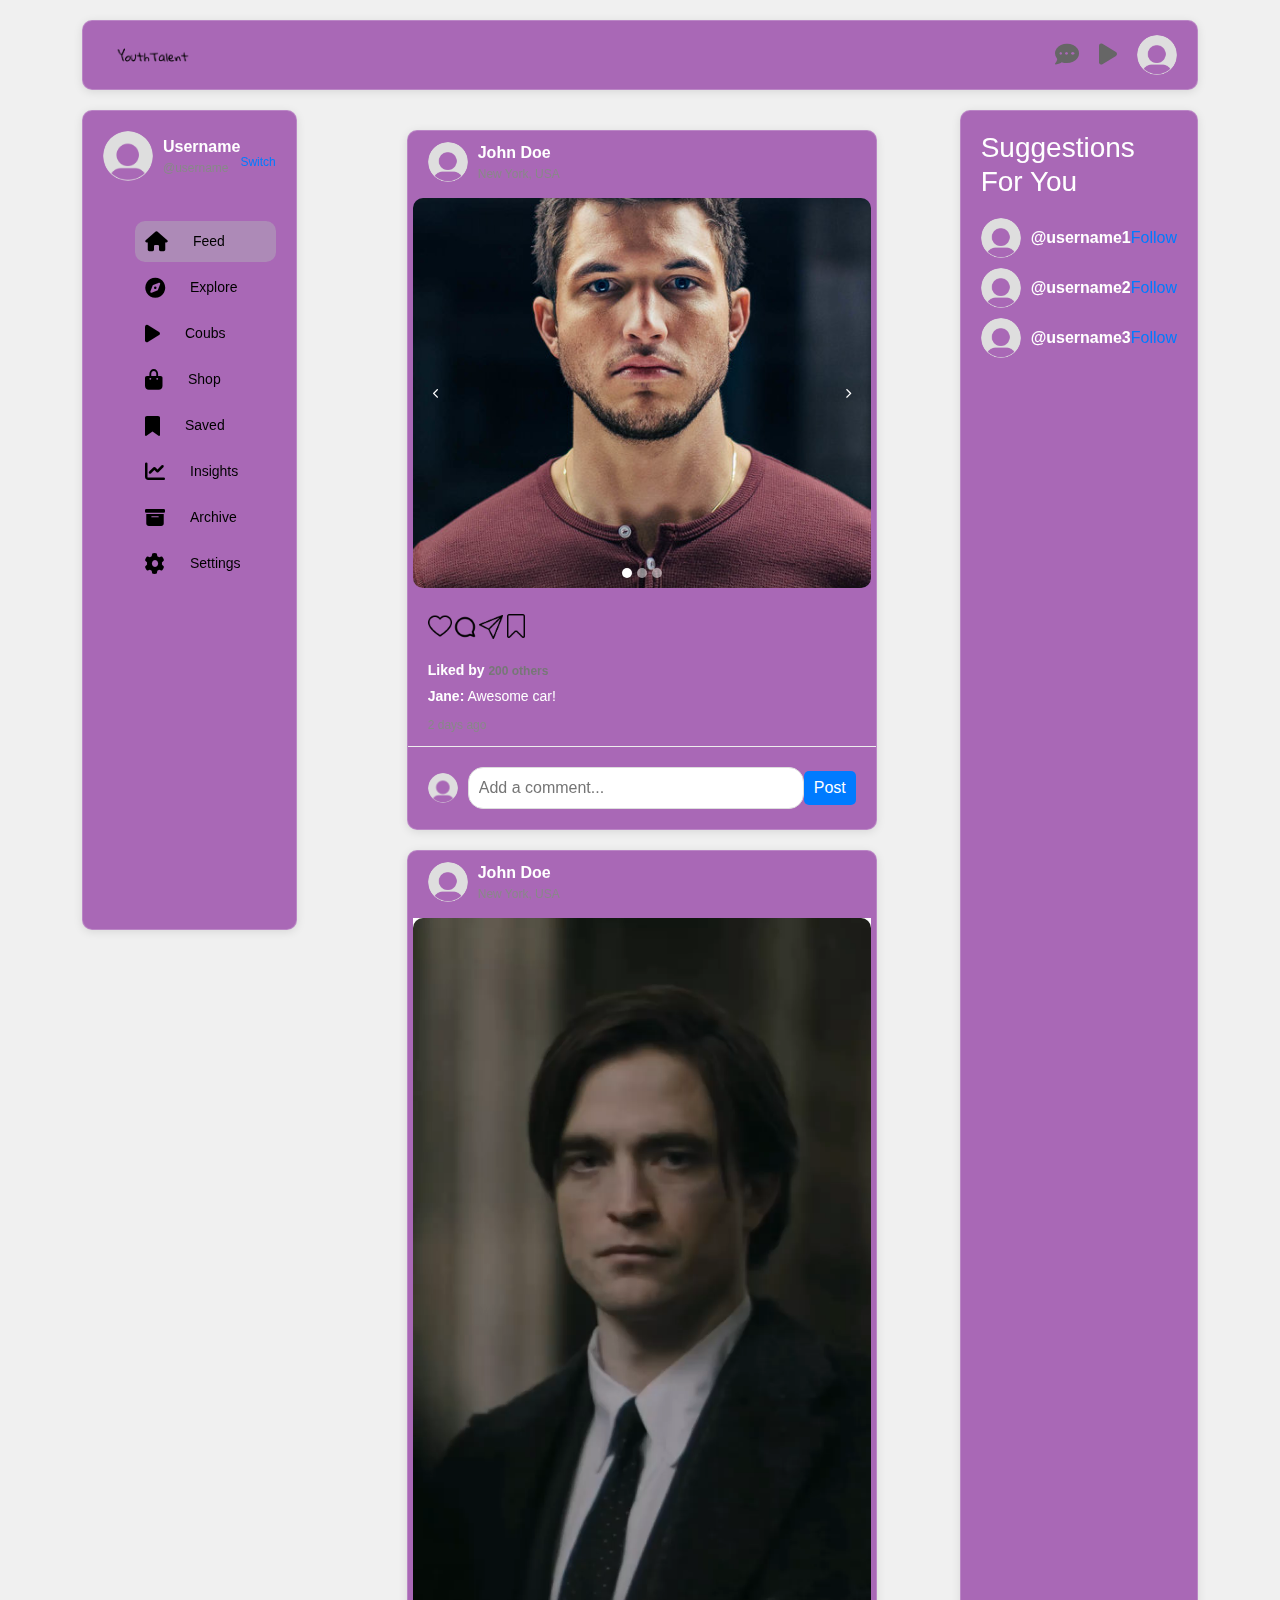
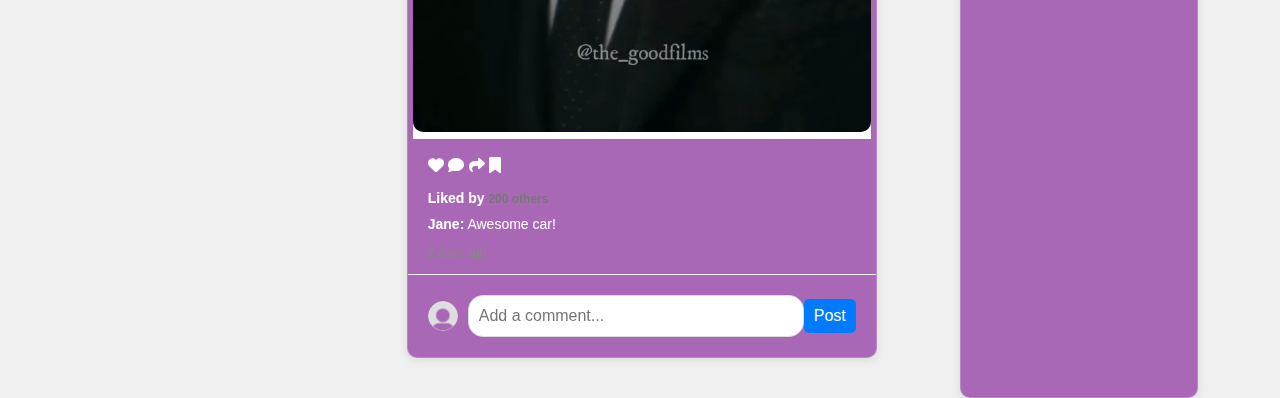
<file: index.html>
<!DOCTYPE html>
<html lang="en">

<head>
    <meta charset="UTF-8">
    <meta name="viewport" content="width=device-width, initial-scale=1.0">
    <title>Social Media UI</title>
    <link rel="stylesheet" href="sass/main.css">
    <link rel="stylesheet" href="sass/vender/bootstrap.css">
    <link rel="stylesheet" href="sass/vender/bootstrap.min.css">
    <link rel="stylesheet" href="css/style.css">
    <link rel="stylesheet" href="css/all.min.css">
    <link rel="stylesheet" href="css/fontawesome.min.css">
    <link rel="stylesheet" href="https://cdnjs.cloudflare.com/ajax/libs/font-awesome/6.6.0/css/all.min.css">
    <link rel="stylesheet"
        href="https://fonts.googleapis.com/css2?family=Material+Symbols+Outlined:opsz,wght,FILL,GRAD@20..48,100..700,0..1,-50..200&icon_names=play_arrow" />
</head>

<body>
    <div class="container">
        <!-- Header -->
        <header class="header">
            <div class="logo">
                <img src="media/images/defaults/logoblack.png" alt="Logo" />
            </div>
            <div class="header-icons">
                <i class="fa fa-search" id="mobile-search-icon"></i>
                <a href="messages.html"><i class="fa fa-comments" id="dms-icon"></i></a>
                <a href="coubs.html"><i class="fa-solid fa-play"></i></a>
                <div class="profile-dropdown">
                    <img src="media/images/defaults/Default_pfp.svg.png" alt="Profile" class="profile-icon">
                    <div class="profile-dropdown-menu">
                        <a href="#">Profile</a>
                        <a href="#">Logout</a>
                        <div class="theme-dots">
                            <div class="dot white" data-theme="default-theme"></div>
                            <div class="dot purple" data-theme="purple-theme"></div>
                            <div class="dot dark" data-theme="dark-theme"></div>
                        </div>
                    </div>
                </div>
            </div>
        </header>

        <!-- Sidebar -->
        <aside class="sidebar">
            <div class="account">
                <img src="media/images/defaults/Default_pfp.svg.png" alt="Profile Picture" class="account-dp">
                <div class="account-info">
                    <span class="account-name">Username</span>
                    <span class="account-username">@username</span>
                </div>
                <div class="switch-account">
                    <a href="#">Switch</a>
                </div>
            </div>
            <ul>
                <li class="active"><a href="/"><i class="fa fa-home"></i> Feed</a></li>
                <li><a href="#"><i class="fa fa-compass"></i> Explore</a></li>
                <li><a href="coubs.html"><i class="fa-solid fa-play"></i> Coubs</a></li>
                <li><a href="#"><i class="fa fa-shopping-bag"></i> Shop</a></li>
                <li><a href="#"><i class="fa fa-bookmark"></i> Saved</a></li>
                <li><a href="#"><i class="fa fa-chart-line"></i> Insights</a></li>
                <li><a href="#"><i class="fa fa-archive"></i> Archive</a></li>
                <!-- <li><a href="#"><i class="fa fa-qrcode"></i> QR Code</a></li> -->
                <li><a href="#"><i class="fa fa-cog"></i> Settings</a></li>
                <!-- <li class="logout"><a href="#"><i class="fa fa-sign-out-alt"></i> Logout</a></li> -->
            </ul>
        </aside>

        <!-- Main Content -->
        <div class="content">
            <div class="post">
                <div class="post-header">
                    <img src="media/images/defaults/Default_pfp.svg.png" alt="Profile Picture">
                    <div class="post-user-info">
                        <span class="post-username">John Doe</span>
                        <span class="post-location">New York, USA</span>
                    </div>
                </div>

                <div class="post-slides">
                    <div class="slide active">
                        <img src="media/images/defaults/portrait.jpg" alt="Post Image 1">
                    </div>
                    <div class="slide">
                        <img src="media/images/defaults/supercar.jpg" alt="Post Image 2">
                    </div>
                    <div class="slide">
                        <img src="media/images/defaults/maserati.jpg" alt="Post Image 3">
                    </div>
                    <div class="slide-nav prev"><i class="fas fa-chevron-left"></i></div>
                    <div class="slide-nav next"><i class="fas fa-chevron-right"></i></div>
                    <div class="slide-indicators">
                        <div class="indicator active"></div>
                        <div class="indicator"></div>
                        <div class="indicator"></div>
                    </div>
                </div>

                <div class="post-footer">
                    <div class="actions">
                        <div class="icons">
                            <div class="icon_left d-flex">
                                <div class="like">
                                    <img class="not_loved" src="media/images/defaults/love.png">
                                    <img class="loved" src="media/images/defaults/heart.png">
                                </div>
                                <div class="chat">
                                    <button type="button" class="btn p-0" data-bs-toggle="modal"
                                        data-bs-target="#message_modal">
                                        <img src="media/images/defaults/bubble-chat.png">
                                    </button>
                                </div>
                                <div class="send">
                                    <button type="button" class="btn p-0" data-bs-toggle="modal"
                                        data-bs-target="#send_message_modal">
                                        <img src="media/images/defaults/send.png">
                                    </button>
                                </div>
                                <div class="save not_saved">
                                    <img class="hide saved" src="media/images/defaults/save_black.png">
                                    <img class="not_saved" src="media/images/defaults/save-instagram.png">
                                </div>
                            </div>
                        </div>
                    </div>
                    <p><b>Liked by</b> <span class="likes">200 others</span></p>
                    <p><b>Jane:</b> Awesome car!</p>
                    <span class="post-date">2 days ago</span>
                </div>

                <div class="add-comment">
                    <img src="media/images/defaults/Default_pfp.svg.png" alt="Profile Picture">
                    <input type="text" placeholder="Add a comment...">
                    <button>Post</button>
                </div>

            </div>
            <div class="post vvv">
                <div class="post-header">
                    <img src="media/images/defaults/Default_pfp.svg.png" alt="Profile Picture">
                    <div class="post-user-info">
                        <span class="post-username">John Doe</span>
                        <span class="post-location">New York, USA</span>
                    </div>
                </div>
                <div class="video-post">
                    <div class="video">
                        <video class="video__player" src="media/videos/defaults/video1.mp4"></video>
                    </div>
                </div>

                <div class="post-footer">
                    <div class="actions">
                        <i class="fa fa-heart like-icon"></i>
                        <i class="fa fa-comment"></i>
                        <i class="fa fa-share"></i>
                        <i class="fa fa-bookmark save-icon"></i>
                    </div>
                    <p><b>Liked by</b> <span class="likes">200 others</span></p>
                    <p><b>Jane:</b> Awesome car!</p>
                    <span class="post-date">2 days ago</span>
                </div>

                <div class="add-comment">
                    <img src="media/images/defaults/Default_pfp.svg.png" alt="Profile Picture">
                    <input type="text" placeholder="Add a comment...">
                    <button>Post</button>
                </div>
            </div>


        </div>

        <!-- Suggestions -->
        <aside class="suggestions">
            <h3>Suggestions For You</h3>
            <div class="suggestion">
                <img src="media/images/defaults/Default_pfp.svg.png" alt="Profile">
                <div class="suggestion-info">
                    <span>@username1</span>
                    <span>Follow</span>
                </div>
            </div>
            <div class="suggestion">
                <img src="media/images/defaults/Default_pfp.svg.png" alt="Profile">
                <div class="suggestion-info">
                    <span>@username2</span>
                    <span>Follow</span>
                </div>
            </div>
            <div class="suggestion">
                <img src="media/images/defaults/Default_pfp.svg.png" alt="Profile">
                <div class="suggestion-info">
                    <span>@username3</span>
                    <span>Follow</span>
                </div>
            </div>
        </aside>
    </div>

    <script src="js/active.js"></script>
</body>


</html>
</file>
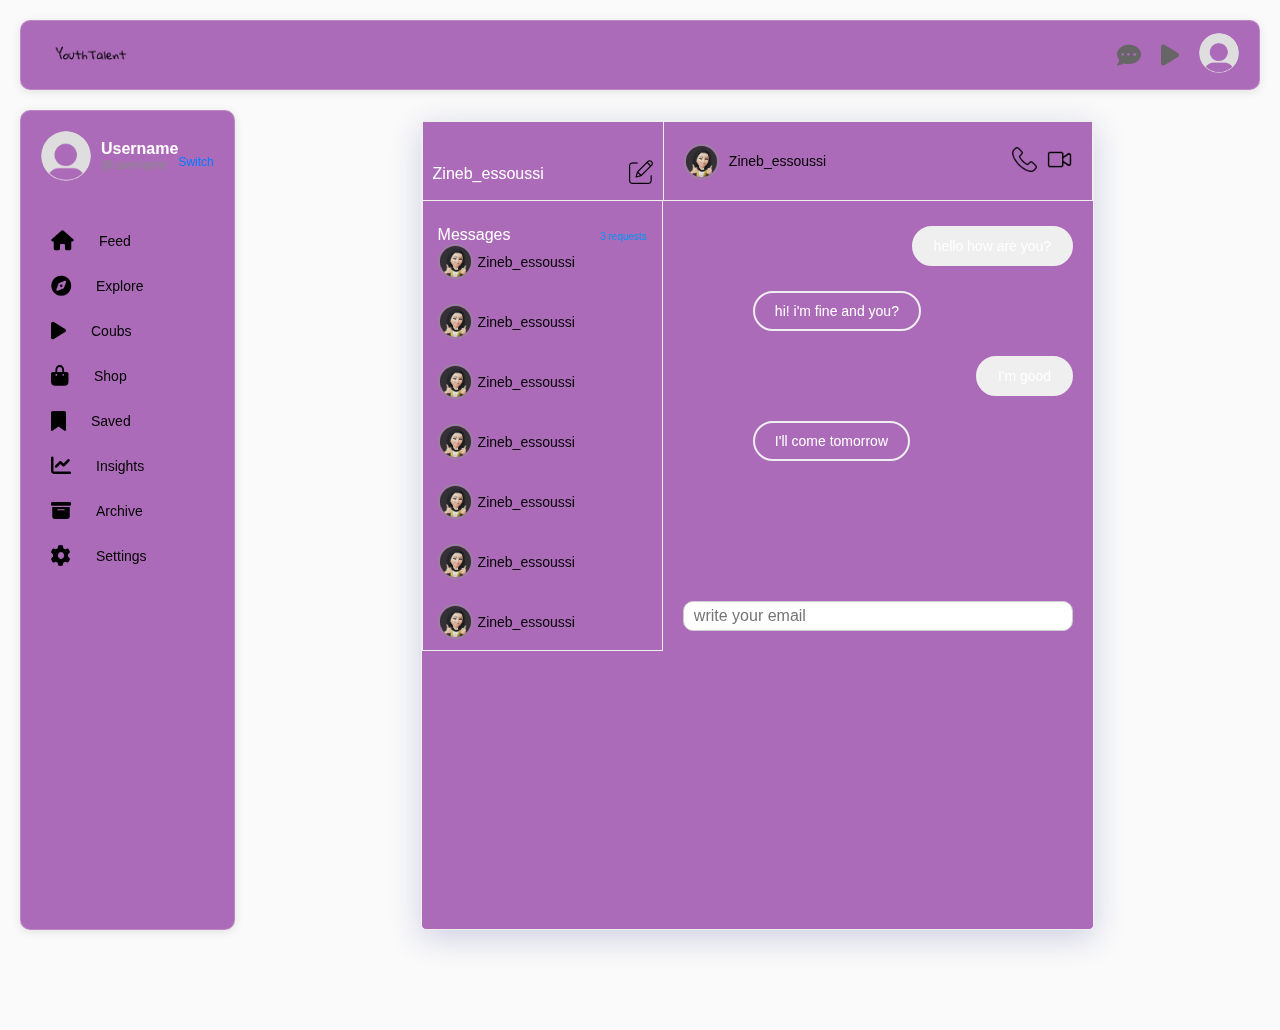
<file: messages.html>
<!DOCTYPE html>
<html lang="en">

<head>
    <meta charset="UTF-8">
    <meta http-equiv="X-UA-Compatible" content="IE=edge">
    <meta name="viewport" content="width=device-width, initial-scale=1.0">
    <title>Instagram</title>
<link rel="stylesheet" href="sass/main.css">
<link rel="stylesheet" href="css/style.css">
<link rel="stylesheet" href="css/all.min.css">
<link rel="stylesheet" href="css/fontawesome.min.css">
</head>

<body>
    <div class="post_page message_page">

    <header class="header" style="margin: 20px;">
        <div class="logo">
            <img src="media/images/defaults/logoblack.png" alt="Logo" />
        </div>
        <div class="header-icons">
            <i class="fa fa-search" id="mobile-search-icon"></i>
            <a href="messages.html"><i class="fa fa-comments" id="dms-icon"></i></a>
            <a href="coubs.html"><i class="fa-solid fa-play"></i></a>
            <div class="profile-dropdown">
                <img src="media/images/defaults/Default_pfp.svg.png" alt="Profile" class="profile-icon">
                <div class="profile-dropdown-menu">
                    <a href="#">Profile</a>
                    <a href="#">Logout</a>
                    <div class="theme-dots">
                        <div class="dot white"></div>
                        <div class="dot purple"></div>
                        <div class="dot dark"></div>
                    </div>
                </div>
            </div>
        </div>
    </header>
    <aside class="sidebar" style="margin-left: 20px;">
        <div class="account">
            <img src="media/images/defaults/Default_pfp.svg.png" alt="Profile Picture" class="account-dp">
            <div class="account-info">
                <span class="account-name">Username</span>
                <span class="account-username">@username</span>
            </div>
            <div class="switch-account">
                <a href="#">Switch</a>
            </div>
        </div>
        <ul>
            <li class=""><a href="/"><i class="fa fa-home"></i> Feed</a></li>
            <li><a href="explore.html"><i class="fa fa-compass"></i> Explore</a></li>
            <li><a href="coubs.html"><i class="fa-solid fa-play"></i> Coubs</a></li>
            <li><a href="#"><i class="fa fa-shopping-bag"></i> Shop</a></li>
            <li><a href="#"><i class="fa fa-bookmark"></i> Saved</a></li>
            <li><a href="#"><i class="fa fa-chart-line"></i> Insights</a></li>
            <li><a href="#"><i class="fa fa-archive"></i> Archive</a></li>
            <!-- <li><a href="#"><i class="fa fa-qrcode"></i> QR Code</a></li> -->
            <li><a href="#"><i class="fa fa-cog"></i> Settings</a></li>
            <!-- <li class="logout"><a href="#"><i class="fa fa-sign-out-alt"></i> Logout</a></li> -->
        </ul>
    </aside>
        <div id="message">
            <div class="message_container">
                <div class="persons">
                    <div class="account_name">
                        <p>Zineb_essoussi</p>
                        <p class="search">
                            <img src="media/images/defaults/edit.png" alt="edit">
                        </p>
                    </div>
                    <div class="account_message">
                        <div class="desc">
                            <p>Messages</p>
                            <p><a href="#">3 requests</a></p>
                        </div>
                        <div class="cart">
                            <div>
                                <div class="img">
                                    <img src="media/images/defaults/profile_img.jpg" alt="">
                                </div>
                                <div class="info">
                                    <p class="name">Zineb_essoussi</p>
                                </div>
                            </div>
                        </div>
                        <div class="cart">
                            <div>
                                <div class="img">
                                    <img src="media/images/defaults/profile_img.jpg" alt="">
                                </div>
                                <div class="info">
                                    <p class="name">Zineb_essoussi</p>
                                </div>
                            </div>

                        </div>
                        <div class="cart">
                            <div>
                                <div class="img">
                                    <img src="media/images/defaults/profile_img.jpg" alt="">
                                </div>
                                <div class="info">
                                    <p class="name">Zineb_essoussi</p>
                                </div>
                            </div>

                        </div>
                        <div class="cart">
                            <div>
                                <div class="img">
                                    <img src="media/images/defaults/profile_img.jpg" alt="">
                                </div>
                                <div class="info">
                                    <p class="name">Zineb_essoussi</p>
                                </div>
                            </div>

                        </div>
                        <div class="cart">
                            <div>
                                <div class="img">
                                    <img src="media/images/defaults/profile_img.jpg" alt="">
                                </div>
                                <div class="info">
                                    <p class="name">Zineb_essoussi</p>
                                </div>
                            </div>
                        </div>
                        <div class="cart">
                            <div>
                                <div class="img">
                                    <img src="media/images/defaults/profile_img.jpg" alt="">
                                </div>
                                <div class="info">
                                    <p class="name">Zineb_essoussi</p>
                                </div>
                            </div>

                        </div>
                        <div class="cart">
                            <div>
                                <div class="img">
                                    <img src="media/images/defaults/profile_img.jpg" alt="">
                                </div>
                                <div class="info">
                                    <p class="name">Zineb_essoussi</p>
                                </div>
                            </div>

                        </div>
                        <div class="cart">
                            <div>
                                <div class="img">
                                    <img src="media/images/defaults/profile_img.jpg" alt="">
                                </div>
                                <div class="info">
                                    <p class="name">Zineb_essoussi</p>
                                </div>
                            </div>

                        </div>
                    </div>
                </div>
                <div class="message">
                    <div class="options">
                        <div class="cart">
                            <div>
                                <div class="img">
                                    <img src="media/images/defaults/profile_img.jpg" alt="">
                                </div>
                                <div class="info">
                                    <p class="name">Zineb_essoussi</p>
                                </div>
                            </div>
                        </div>
                        <div class="other">
                            <a href="#">
                                <img src="media/images/defaults/telephone.png" alt="call">
                            </a>
                            <a href="#">
                                <img src="media/images/defaults/video_call.png" alt="video call">
                            </a>
                        </div>
                    </div>
                    <div class="content">
                        <div class="my_message">
                            <p class="p_message">hello how are you?</p>
                        </div>
                        <div class="response_message">
                            <p class="p_message">hi! i'm fine and you?</p>
                        </div>
                        <div class="my_message">
                            <p class="p_message">I'm good </p>
                        </div>
                        <div class="response_message">
                            <p class="p_message">I'll come tomorrow</p>
                        </div>

                    </div>
                    <form>
                        <input type="text" id="emoji" class="message-text" placeholder="write your email" />
                    </form>

                </div>
            </div>
        </div>


        <!--Create model-->
    </div>

    </div>


</html>
</file>
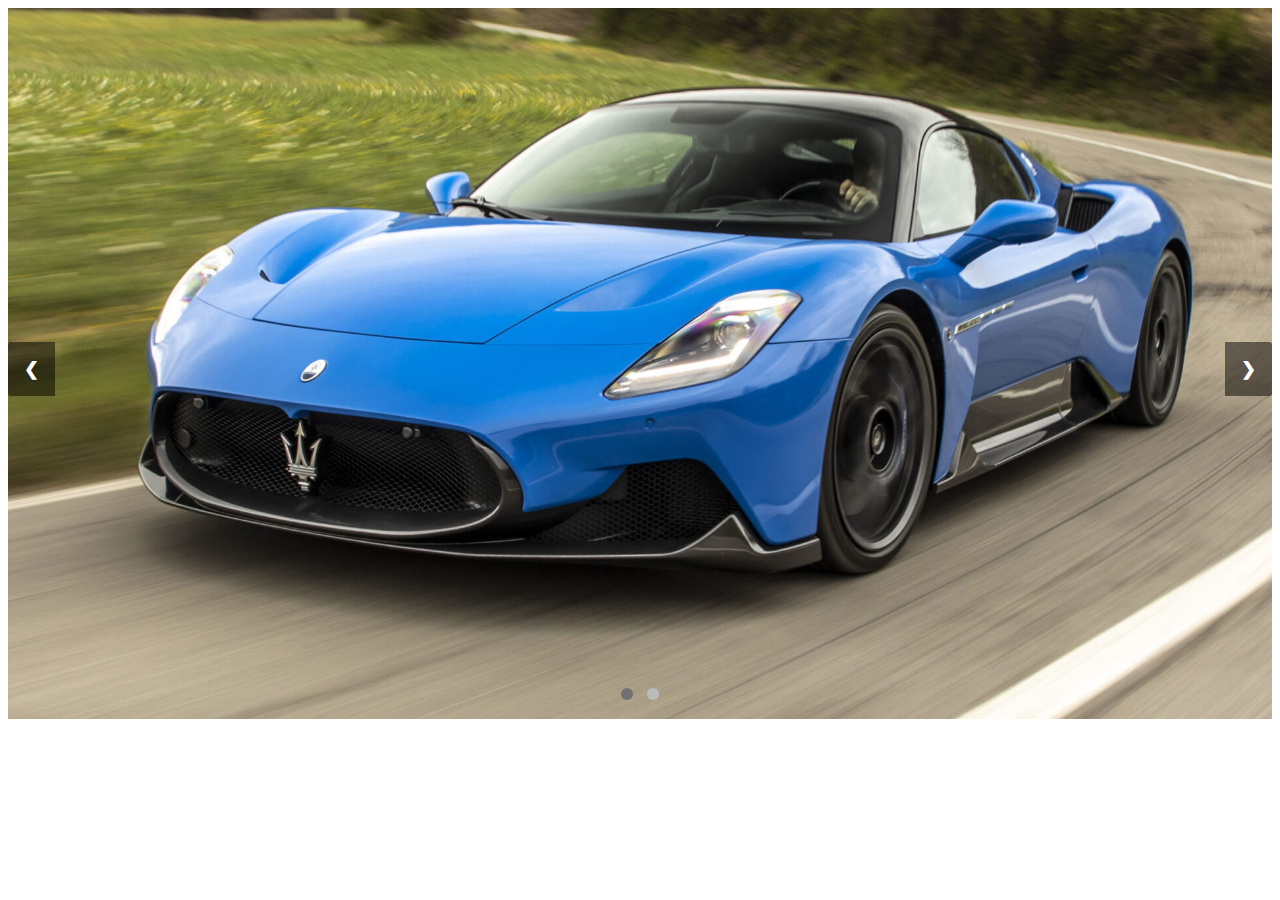
<file: slider.html>
<!DOCTYPE html>
<html lang="en">
<head>
    <meta charset="UTF-8">
    <meta name="viewport" content="width=device-width, initial-scale=1.0">
    <title>Document</title>
    <style>
        .slider {
            position: relative;
            max-width: 100%;
            overflow: hidden;
            touch-action: pan-y;
        }
        
        .slider-container {
            display: flex;
            transition: transform 0.5s ease-in-out;
        }
        
        .slide {
            min-width: 100%;
            box-sizing: border-box;
        }
        
        .slide img {
            width: 100%;
            display: block;
        }
        
        /* Navigation Dots */
        .navigation-dots {
            text-align: center;
            position: absolute;
            bottom: 15px;
            width: 100%;
        }
        
        .dot {
            height: 12px;
            width: 12px;
            margin: 0 5px;
            background-color: #bbb;
            border-radius: 50%;
            display: inline-block;
            transition: background-color 0.6s ease;
        }
        
        .active {
            background-color: #717171;
        }
        
        /* Arrow buttons */
        .prev, .next {
            cursor: pointer;
            position: absolute;
            top: 50%;
            width: auto;
            padding: 16px;
            margin-top: -22px;
            color: white;
            font-weight: bold;
            font-size: 18px;
            border-radius: 0 3px 3px 0;
            user-select: none;
            background-color: rgba(0, 0, 0, 0.5);
            transition: background-color 0.3s;
            border-radius: 50%;
        }
        
        .prev:hover, .next:hover {
            background-color: rgba(0, 0, 0, 0.8);
        }
        
        .prev {
            left: 0;
            border-radius: 3px 0 0 3px;
        }
        
        .next {
            right: 0;
            border-radius: 0 3px 3px 0;
        }
        
        
        
    </style>
</head>
<body>
    <div class="slider" id="slider">
        <div class="slider-container">
            <div class="slide"><img src="media/images/defaults/maserati.jpg" alt="Image 1"></div>
            <div class="slide"><img src="media/images/defaults/maserati.jpg" alt="Image 2"></div>
        </div>
        
        <!-- Arrows -->
        <a class="prev" onclick="changeSlide(-1)">&#10094;</a>
        <a class="next" onclick="changeSlide(1)">&#10095;</a>
    
        <!-- Dots -->
        <div class="navigation-dots">
            <span class="dot active" onclick="currentSlide(1)"></span>
            <span class="dot" onclick="currentSlide(2)"></span>
        </div>
    </div>
    
    

    <script>
        let currentSlideIndex = 0;
        const slides = document.querySelectorAll('.slide');
        const dots = document.querySelectorAll('.dot');
        const slider = document.getElementById('slider');
        let startX = 0, endX = 0;
        
        function showSlide(index) {
            if (index >= slides.length) currentSlideIndex = 0;
            if (index < 0) currentSlideIndex = slides.length - 1;
        
            let offset = -currentSlideIndex * 100;
            document.querySelector('.slider-container').style.transform = `translateX(${offset}%)`;
        
            dots.forEach(dot => dot.classList.remove('active'));
            dots[currentSlideIndex].classList.add('active');
        }
        
        function currentSlide(n) {
            currentSlideIndex = n - 1;
            showSlide(currentSlideIndex);
        }
        
        // Change slide with arrows
        function changeSlide(n) {
            currentSlideIndex += n;
            showSlide(currentSlideIndex);
        }
        
        // Swipe handling
        slider.addEventListener('touchstart', (e) => {
            startX = e.touches[0].clientX;
        });
        
        slider.addEventListener('touchmove', (e) => {
            endX = e.touches[0].clientX;
        });
        
        slider.addEventListener('touchend', () => {
            let diffX = startX - endX;
            if (Math.abs(diffX) > 50) {
                if (diffX > 0) { // Swipe left
                    changeSlide(1);
                } else { // Swipe right
                    changeSlide(-1);
                }
            }
        });
        
        // Auto slide->
        

    </script>
</body>
</html>
</file>
<file: sass/main.css>
/**colors****/
* {
  box-sizing: border-box;
  margin: 0;
  padding: 0;
}

body {
  font-family: "Poppins", sans-serif;
  overflow-x: hidden;
  background-color: #f0f0f0;
}

.hide {
  display: none;
}

.opac_0 {
  opacity: 0 !important;
}

.opac_1 {
  opacity: 1 !important;
}

.loved {
  display: none;
}

.display {
  display: flex !important;
}

.hide_img {
  display: none !important;
}

ul {
  display: flex;
}

ul li {
  list-style-type: none;
}

a {
  text-decoration: none;
  font-size: 14px;
}

p {
  font-size: 15px;
  margin-top: 25px;
  font-size: 14px;
  font-weight: 400;
}

img {
  object-fit: cover;
}

.dropup .dropdown-toggle::after {
  display: none;
}

button.follow_text {
  background-color: transparent;
  border: none;
}

button.log_btn {
  background-color: rgb(0, 149, 246);
  border: none;
  color: white;
  width: 100%;
  padding: 7px 16px;
  border-radius: 10px;
  opacity: 0.7;
  margin-top: 15px;
}
button.log_btn:hover {
  opacity: 1;
}

.border_insc {
  border: 2px solid rgb(219, 219, 219);
  padding: 36px 40px;
}

.story {
  border: 2px solid rgb(38, 38, 38);
  padding: 0.5px;
}

.dropdown button {
  background-color: transparent !important;
  border: none;
}
.dropdown button img.logo {
  width: 103px;
}
.dropdown .dropdown-menu {
  width: fit-content;
}
.dropdown .dropdown-menu .dropdown-item {
  display: flex;
  flex-direction: row;
  align-items: center;
  justify-content: space-between;
}
.dropdown .dropdown-menu .dropdown-item img {
  width: 24px;
}

.owl-nav {
  position: absolute;
  display: flex;
  justify-content: space-between;
  align-items: center;
  width: 100%;
  padding: 10px;
  top: 10px;
}
@media screen and (max-width: 768px) {
  .owl-nav {
    width: 80%;
  }
}
.owl-nav span {
  font-weight: 500;
  padding: 2px 10px;
  border-radius: 100%;
  display: none;
}

.cart {
  margin-bottom: 25px;
  display: flex;
  flex-direction: row;
  justify-content: space-between;
  align-items: center;
}
.cart div {
  display: flex;
  justify-content: center;
}
.cart div img {
  margin: auto;
  margin-right: 10px;
  width: 56px;
  border: 1px solid rgb(142, 142, 142);
  border-radius: 30px;
  padding: 1px;
}
.cart div .info {
  display: flex;
  flex-direction: column;
}
.cart div .info p {
  line-height: 18px;
  margin: 0;
  font-size: 14px;
}
.cart div .info p.name {
  color: black;
  font-weight: 500;
}
.cart div .info p.second_name {
  color: rgb(142, 142, 142);
  font-weight: 400;
}
.cart div .switch a {
  font-size: 16px;
  color: rgb(0, 149, 246);
}

#message_modal .show {
  opacity: 0 !important;
}

.modal-title {
  font-size: 16px;
}

.comments .comment {
  display: flex;
  align-items: baseline;
  justify-content: space-between;
  color: #262626;
}
.comments .comment button {
  font-size: 12px;
  color: rgb(142, 142, 142);
  background-color: transparent;
  border: none;
}
.comments .comment .img {
  margin-right: 10px;
}
.comments .comment .img img {
  border-radius: 30px;
  width: 32px;
  height: 32px;
}
.comments .comment .content .person {
  display: flex;
  align-items: baseline;
}
.comments .comment .content .person h4 {
  font-size: 14px;
  margin: 0;
}
.comments .comment .content .person span {
  margin-left: 10px;
  font-size: 14px;
  color: rgb(142, 142, 142);
}
.comments .comment .content p {
  margin: 0;
  font-size: 14px;
}
.comments .comment .content .replay {
  display: flex;
  align-items: baseline;
  margin-bottom: 5px;
}
.comments .comment .content .replay button {
  margin-right: 10px;
}
.comments .comment .content .answers button {
  display: flex;
  align-items: center;
}
.comments .comment .content .answers button span {
  padding: 0 4px;
}
.comments .comment .content .answers button span.line {
  padding: 1px 20px;
  font-size: 1.5px;
  margin-right: 5px;
  background-color: rgb(239, 239, 239);
}
.comments .comment .like {
  display: flex;
  flex-direction: column;
  float: right;
  align-items: center;
  justify-content: end;
}
.comments .comment .like img {
  width: 16px;
  height: 16px;
}
.comments .comment .like p {
  margin: 0;
}
.comments .responses {
  margin: 1em 0 1em 1em;
}

.modal-footer {
  width: 100%;
  display: flex;
  align-items: baseline;
  justify-content: start;
}
.modal-footer form {
  width: 100%;
  border: 1px solid rgb(142, 142, 142);
  border-radius: 30px;
  padding: 5px;
}
.modal-footer form .input {
  display: flex;
}
.modal-footer form .input img {
  width: 30px;
  border-radius: 50%;
}
.modal-footer form .input input {
  background-color: transparent;
  border: none;
  padding-left: 10px;
  width: 100%;
  outline: none;
  box-shadow: none;
}

.emojionearea.emojionearea-inline {
  border: none;
  box-shadow: none;
  background: transparent;
}

#send_message_modal .send .search_person {
  border-bottom: 1px solid #dee2e6;
  display: flex;
  width: 100%;
  align-items: baseline;
}
#send_message_modal .send .search_person p {
  font-size: 18px;
  margin-right: 10px;
  font-weight: 400;
}
#send_message_modal .send .search_person input {
  background-color: transparent;
  border: none;
  padding: 5px 10px;
  width: 100%;
}
#send_message_modal .send p {
  font-weight: 500;
  font-size: 15px;
}
#send_message_modal .send .person {
  margin: 10px 0;
  display: flex;
  align-items: center;
  justify-content: space-between;
  color: #262626;
}
#send_message_modal .send .person .img {
  margin-right: 10px;
}
#send_message_modal .send .person .img img {
  border-radius: 30px;
  width: 44px;
  height: 44px;
}
#send_message_modal .send .person .content .person {
  display: flex;
  flex-direction: column;
  align-items: baseline;
}
#send_message_modal .send .person .content .person h4 {
  font-size: 14px;
  margin: 0;
}
#send_message_modal .send .person .content .person span {
  margin-left: 10px;
  font-size: 14px;
  color: rgb(142, 142, 142);
}
#send_message_modal .send .person .circle {
  display: flex;
  flex-direction: column;
  float: right;
  align-items: center;
  justify-content: end;
}
#send_message_modal .send .person .circle span {
  border: 2px solid #262626;
  padding: 10px;
  border-radius: 50%;
}
#send_message_modal .modal-footer button {
  width: 100%;
  opacity: 0.7;
}

.item {
  position: relative;
}
.item .bg {
  transition: all 1s ease;
  opacity: 0;
  z-index: 2;
  position: absolute;
  top: 0;
  background-color: rgba(0, 0, 0, 0.5);
  height: 100%;
  width: 100%;
  display: flex;
  color: white;
  align-items: center;
  justify-content: center;
}
.item .bg:hover {
  opacity: 1 !important;
}
.item .bg .info {
  display: flex;
  align-items: center;
}
.item .bg span {
  font-weight: 500;
}
.item .bg .likes {
  padding-right: 10px;
}
.item .bg img {
  width: 24px;
  height: 24px;
  margin-right: 0px;
}
.item img {
  z-index: 1;
  height: 100%;
  width: 100%;
}

.login {
  display: flex;
  align-items: center;
  justify-content: center;
  min-height: 100vh;
}
.login .images {
  position: relative;
}
.login .images .sliders {
  position: absolute;
  top: 25px;
  left: 155px;
}
.login .content {
  max-width: 350px;
}
.login .content .log-on .logo {
  text-align: center;
  margin-bottom: 25px;
}
.login .content .log-on .logo img {
  width: 180px;
}
.login .content .log-on form div {
  margin-bottom: 10px;
}
.login .content .log-on form div input {
  font-size: 12px;
  font-weight: 300;
  width: 100%;
  padding: 9px 0px 7px 8px;
  border-radius: 5px;
  border: 1px solid rgb(219, 219, 219);
  background-color: rgb(250, 250, 250);
}
.login .content .log-on .other-ways .seperator {
  margin: 15px 0px;
  display: flex;
  flex-direction: row;
  align-items: center;
  justify-content: space-between;
  width: 100%;
  text-align: center;
}
.login .content .log-on .other-ways .seperator span.ou {
  text-align: center;
  color: rgb(142, 142, 142);
  font-weight: 600;
}
.login .content .log-on .other-ways .seperator span.ligne {
  display: inline-block;
  width: 100px;
  height: 1px;
  background-color: rgb(142, 142, 142);
}
.login .content .log-on .other-ways .facebook-connection {
  margin: 15px 0px 20px 0px;
  display: flex;
  flex-direction: row;
  align-items: center;
  justify-content: center;
  text-align: center;
}
.login .content .log-on .other-ways .facebook-connection a {
  font-size: 14px;
  color: rgb(56, 81, 133);
  font-weight: 600;
}
.login .content .log-on .other-ways .facebook-connection img {
  width: 20px;
  margin-right: 5px;
}
.login .content .log-on .other-ways .forget-password {
  text-align: center;
}
.login .content .log-on .other-ways .forget-password a {
  font-size: 13px;
  color: rgb(56, 81, 133);
  opacity: 0.9;
  text-align: center;
}
.login .content .sing-up {
  text-align: center;
  padding: 10px 0px;
  margin-top: 10px;
}
.login .content .sing-up p {
  font-weight: 300;
  margin: 0;
  color: rgb(38, 38, 38);
  font-size: 14px;
}
.login .content .sing-up p a {
  font-size: 14px;
  color: rgb(0, 149, 246);
  font-weight: 600;
}
.login .content .download {
  text-align: center;
}
.login .content .download div img {
  height: 40px;
}

.nav {
  z-index: 200;
  position: fixed;
  top: 0;
  left: 0;
  display: flex;
  background-color: rgb(255, 255, 255);
  flex-direction: column;
  align-items: flex-start;
  justify-content: flex-start; /* Aligns content from the top */
  min-height: 100vh;
  padding: 30px 24px 20px 24px;
  border-right: 1px solid rgb(219, 219, 219);
}
@media screen and (max-width: 768px) {
  .nav {
    display: none;
  }
}

.nav .small-logo {
  width: 24px;
  margin-bottom: 25px;
}

.nav .menu {
  display: flex;
  flex-direction: column;
  align-items: flex-start; /* Aligns menu items to the start */
  width: 100%; /* Full width for menu items */
}

.nav .menu ul {
  display: flex;
  flex-direction: column;
  padding: 0;
  margin: 0; /* Remove extra margin to avoid pushing menu down */
}

.nav .menu ul li {
  margin-bottom: 25px;
}

.nav .menu ul li a {
  color: rgb(38, 38, 38);
  font-size: 17px;
  display: flex;
  flex-direction: row;
  align-items: center; /* Aligns icons with text */
  font-weight: 400;
}

.nav .menu ul li a.active {
  font-weight: 500;
}

.nav .menu ul li a img {
  margin-right: 10px;
  width: 24px;
}

.nav .menu ul li a img.circle {
  border-radius: 30px;
}

.nav .menu ul li a span {
  padding-right: 15px;
}
.nav .more img {
  width: 24px;
  margin-right: 10px;
}
.nav .more .dropup button {
  display: flex;
  flex-direction: row;
  border: transparent;
  align-items: center;
  padding: 0;
}
.nav .more .dropup ul li a {
  border-bottom: 2px solid rgb(219, 219, 219);
  padding-bottom: 10px;
  font-family: 16px;
  display: flex;
  flex-direction: row;
  align-items: center;
  justify-content: space-between;
}
.nav .more .dropup ul li a.bold_border {
  border-top: 4px solid rgb(219, 219, 219);
}
.nav .more .dropup ul li a img {
  margin-left: 3em;
  width: 24px;
}

.left {
  display: flex;
  flex-direction: row;
  align-items: center;
}
.left img {
  width: 24px;
}
.left .notifications {
  margin-left: 10px;
}

.nav_xm {
  background-color: rgb(255, 255, 255);
  display: none;
  flex-direction: row;
  justify-content: space-between;
  padding: 5px 15px;
}
@media screen and (max-width: 498px) {
  .nav_xm {
    display: flex;
  }
}
.nav_xm .dropdown button {
  padding-left: 0;
}
.nav_xm .dropdown img {
  margin: 0;
}
.nav_xm img {
  margin-left: 20px;
}

.nav_sm .content {
  background-color: rgb(255, 255, 255);
  padding: 10px 40px 10px 0px;
  display: none;
  flex-direction: row;
  align-items: center;
  justify-content: space-between;
}
@media screen and (max-width: 768px) {
  .nav_sm .content {
    display: flex;
    width: 100vw;
    margin: auto;
  }
}
@media screen and (max-width: 498px) {
  .nav_sm .content {
    display: none;
  }
}
.nav_sm .content .left .search_bar {
  margin-right: 30px;
}
.nav_sm .content .left .search_bar .input-group .form-outline {
  width: 225px;
  height: 30px;
  display: flex;
  align-items: center;
  background-color: rgb(250, 250, 250);
  padding: 5px 10px;
  border-radius: 10px;
}
.nav_sm .content .left .search_bar .input-group .form-outline img {
  opacity: 0.5;
  width: 18px;
}
.nav_sm .content .left .search_bar .input-group .form-outline input {
  width: 225px;
  height: 30px;
  background-color: rgb(250, 250, 250);
  font-weight: 300;
  border: none;
}

.nav_bottom {
  z-index: 10;
  background-color: rgb(255, 255, 255);
  display: none;
  position: fixed;
  bottom: 0;
  flex-direction: row;
  align-items: center;
  justify-content: space-around;
  padding: 5px 40px;
  width: 100%;
}
@media screen and (max-width: 768px) {
  .nav_bottom {
    display: flex;
  }
}
@media screen and (max-width: 498px) {
  .nav_bottom {
    justify-content: space-between;
  }
}
@media screen and (max-width: 768px) {
  .nav_bottom {
    padding: 5px 15px;
  }
}
.nav_bottom img {
  width: 24px;
}
.nav_bottom img.circle {
  border-radius: 30px;
}

.post_page {
  z-index: 1;
  display: grid;
  grid-template-columns: 1fr 5fr;
}
@media screen and (max-width: 768px) {
  .post_page {
    grid-template-columns: 1fr;
  }
}
.post_page .second_container {
  margin-top: 35px;
  margin-right: 3em;
  display: grid;
  grid-template-columns: 3fr 1fr;
}
@media screen and (max-width: 991px) {
  .post_page .second_container {
    display: flex;
    justify-content: center;
    align-self: center;
    margin: 35px 10px;
  }
}
.post_page .icon_left img {
  align-items: center;
  margin-right: 10px;
}

.main_section {
  width: auto;
  display: flex;
  flex-direction: row;
  align-items: center;
  justify-content: space-around;
}
@media screen and (max-width: 498px) {
  .main_section {
    justify-content: center;
    width: 90vw;
  }
}
.main_section .posts_container {
  max-width: 470px;
}
@media screen and (max-width: 498px) {
  .main_section .posts_container {
    max-width: 100%;
  }
}
.main_section .posts_container .post {
  font-size: 14px;
  margin-bottom: 15px;
}
@media screen and (max-width: 498px) {
  .main_section .posts_container .post {
    width: 100%;
  }
}
.main_section .posts_container .post .info {
  margin-bottom: 5px;
  display: flex;
  flex-direction: row;
  align-items: center;
  justify-content: space-between;
}
.main_section .posts_container .post .info .person img {
  width: 32px;
  height: 32px;
  border-radius: 30px;
  padding: 5px;
}
.main_section .posts_container .post .info .person a {
  color: rgb(38, 38, 38);
  font-weight: 600;
  margin-right: 5px;
}
.main_section .posts_container .post .info .person span {
  color: rgb(142, 142, 142);
  list-style: circle;
  font-weight: 400;
  position: relative;
  top: -1px;
}
.main_section .posts_container .post .info .person span.circle {
  align-items: center;
  font-size: 30px;
}
.main_section .posts_container .post .info .more img {
  width: 15px;
  height: 15px;
}
.main_section .posts_container .post .image {
  width: 100%;
}
.main_section .posts_container .post .image img {
  width: 100%;
  border-radius: 5px;
}
.main_section .posts_container .post .desc p {
  font-weight: 400;
  margin: 10px 0;
}
.main_section .posts_container .post .desc a.bold {
  font-weight: 600;
  color: rgb(38, 38, 38);
}
.main_section .posts_container .post .desc a.gray {
  color: rgb(142, 142, 142);
  font-weight: 400;
}
.main_section .posts_container .post .desc .icons {
  display: flex;
  flex-direction: row;
  justify-content: space-between;
  padding: 10px 0;
}
.main_section .posts_container .post .desc .icons div img {
  cursor: pointer;
  width: 24px;
  height: 24px;
}
.main_section .posts_container .post .desc input {
  border: none;
  color: rgb(142, 142, 142);
}

.followers_container {
  font-size: 14px;
}
@media screen and (max-width: 991px) {
  .followers_container {
    display: none;
  }
}
.followers_container div .suggestions .title {
  display: flex;
  justify-content: space-between;
  margin-bottom: 15px;
}
.followers_container div .suggestions .title h4 {
  color: rgb(142, 142, 142);
  font-size: 14px;
}
.followers_container div .suggestions .title a.dark {
  font-size: 13px;
  font-weight: 500;
  color: rgb(38, 38, 38);
}
.followers_container div .suggestions .cart {
  margin-bottom: 10px;
}
.followers_container div .suggestions .cart img {
  width: 45px;
  height: 45px;
}
.followers_container div .suggestions .cart .info p {
  font-size: 13px;
}
.followers_container div button, .followers_container div a {
  color: rgb(0, 149, 246);
}

.stories {
  position: relative;
}
.stories .items .item_s img {
  height: 56px;
  width: 55px;
  border-radius: 30px;
  padding: 2px;
  border: 1px solid rgb(142, 142, 142);
}
.stories .items .item_s p {
  color: rgb(142, 142, 142);
  font-weight: 300;
  font-size: 12px;
  margin: 0;
  text-align: center;
}

.search_section {
  transition: all 1s ease;
  opacity: 0;
  z-index: 2;
  position: absolute;
  background-color: white;
  padding: 10px;
  width: 350px;
  left: -20em;
  height: 100vh;
  padding: 1.5em 1em;
}
.search_section.show {
  transition: all 1s ease;
  opacity: 1 !important;
  left: 12.6em;
}
@media screen and (max-width: 991px) {
  .search_section.show {
    left: 5em;
  }
}
@media screen and (max-width: 768px) {
  .search_section {
    display: none;
  }
}
.search_section h2 {
  color: rgb(38, 38, 38);
  padding-bottom: 1em;
  font-size: 25px;
}
.search_section form {
  background-color: rgb(239, 239, 239);
  border-radius: 5px;
  padding: 5px;
  margin-bottom: 1.5em;
}
.search_section form input {
  background: transparent !important;
  font-weight: 300;
  padding: 5px 10px;
  outline: none;
  border: none !important;
}
.search_section .find .desc {
  display: flex;
  flex-direction: row;
  justify-content: space-between;
  padding: 0;
  margin-bottom: 20px;
}
.search_section .find .desc h4 {
  margin: 0;
  font-size: 20px;
}
.search_section .find .desc p {
  margin: 0;
}
.search_section .find .desc p a {
  font-weight: 500;
  color: rgb(0, 149, 246);
}
.search_section .find .account .clear a {
  color: rgb(142, 142, 142);
}

.explore_container {
  padding: 2em;
  display: grid;
  grid-template-columns: 2fr 1fr;
  gap: 10px;
  width: fit-content;
  margin: auto;
}
.explore_container .items_4 {
  display: grid;
  grid-template-columns: 1fr 1fr;
  gap: 5px;
}
.explore_container .items_4 .item {
  height: 250px;
}
@media screen and (max-width: 768px) {
  .explore_container .items_4 .item {
    max-height: 200px;
  }
}
.explore_container .item1 {
  height: 100%;
}
.explore_container .item1 .item {
  max-width: 290px;
  height: 100%;
}
.explore_container .item1 .item img {
  height: 100%;
}

.reels {
  display: flex;
  align-items: center;
  flex-direction: column;
}
.reels .reel {
  position: relative;
  width: 100%;
  display: flex;
  justify-content: center;
  height: 100%;
}
.reels .reel .video {
  position: relative;
  width: 360px;
  height: 100%;
  margin: auto 0;
}
@media screen and (max-width: 498px) {
  .reels .reel .video {
    width: auto;
    height: 90vh;
  }
}
.reels .reel .video video {
  position: relative;
  width: 100%;
  height: 100%;
}
.reels .reel .video .content {
  position: absolute;
  top: 0;
  display: flex;
  flex-direction: column;
  justify-content: space-between;
  height: 99%;
  padding: 1em 0.5em;
}
.reels .reel .video .content img {
  width: 24px;
  background-color: rgba(0, 0, 0, 0.235);
  padding: 5px;
  border-radius: 30px;
}
.reels .reel .video .content .sound {
  display: flex;
  align-items: center;
  justify-content: end;
  margin-right: 10px;
  margin-top: 20px;
}
.reels .reel .video .content .sound .volume-mute {
  display: none;
}
.reels .reel .video .content .play {
  opacity: 0;
  display: flex;
  align-items: center;
  justify-content: center;
}
.reels .reel .video .content .play img {
  padding: 16px !important;
  width: 50px;
}
.reels .reel .video .content .info {
  display: flex;
  flex-direction: column;
  justify-content: baseline;
}
.reels .reel .video .content .info .profile {
  display: flex;
  align-items: baseline;
}
.reels .reel .video .content .info .profile h4 {
  display: flex;
  align-items: baseline;
}
.reels .reel .video .content .info .profile h4 a {
  color: white;
  font-size: 14px;
}
.reels .reel .video .content .info .profile h4 a img {
  background: transparent;
  width: 32px;
}
.reels .reel .video .content .info .profile span {
  color: white;
  padding: 0 10px;
  font-size: 25px;
}
.reels .reel .video .content .info .profile button {
  background-color: transparent;
  border: none;
  color: white;
}
.reels .reel .video .content .info .desc {
  padding: 10px 5px;
}
.reels .reel .video .content .info .desc p {
  font-weight: 300;
  font-size: 14px;
  padding: 0;
  margin: 0;
  color: white;
  margin-bottom: 5px;
}
.reels .reel .video .content .info .desc .show_text {
  cursor: pointer;
}
.reels .reel .video .content .info .desc .more {
  font-size: 14px;
  display: flex;
  align-items: baseline;
  color: white;
}
.reels .reel .video .content .info .desc .more .music {
  margin-right: 10px;
}
.reels .reel .likes {
  display: flex;
  flex-direction: column;
  justify-content: end;
  margin-left: 10px;
  margin-bottom: 1em;
  font-size: 12px;
}
@media screen and (max-width: 768px) {
  .reels .reel .likes {
    margin-bottom: 3em;
  }
}
@media screen and (max-width: 498px) {
  .reels .reel .likes {
    margin: 0;
    margin-bottom: 3em;
    position: absolute;
    bottom: 0;
    right: 0;
  }
}
.reels .reel .likes p {
  margin: 0;
}
.reels .reel .likes div {
  display: flex;
  flex-direction: column;
  align-items: center;
  margin-bottom: 15px;
  padding: 5px 0;
  margin: 0;
  cursor: pointer;
}
.reels .reel .likes div:hover {
  opacity: 0.7;
}
.reels .reel .likes div .loved {
  display: none;
}
.reels .reel .likes div.send, .reels .reel .likes div.save {
  padding-bottom: 18px;
}
.reels .reel .likes img {
  width: 22px;
}
.reels .reel .likes .profile img {
  border-radius: 30px;
}

.notification_section {
  transition: all 1s ease;
  opacity: 0;
  z-index: 2;
  position: absolute;
  background-color: white;
  padding: 10px;
  width: 350px;
  left: -20em;
  height: 100vh;
  padding: 1.5em 1em;
}
.notification_section.show {
  transition: all 1s ease;
  opacity: 1 !important;
  left: 12.6em;
}
@media screen and (max-width: 991px) {
  .notification_section.show {
    left: 5em;
  }
}
@media screen and (max-width: 768px) {
  .notification_section {
    display: none;
  }
}
.notification_section h2 {
  color: rgb(38, 38, 38);
  padding-bottom: 1em;
  font-size: 25px;
}
.notification_section .info span {
  font-weight: 300;
  font-size: 13px;
  color: rgb(38, 38, 38);
}
.notification_section .info span.time {
  color: rgb(142, 142, 142);
  font-weight: 400;
}
.notification_section .notifications .notif .follow_you button {
  border: none;
  padding: 5px 10px;
  background-color: rgb(0, 149, 246);
  border-radius: 5px;
  color: white;
  font-weight: 500;
}
.notification_section .notifications .notif .story_like {
  padding: 0;
}
.notification_section .notifications .notif .story_like img {
  margin: auto;
  border-radius: 5px;
  height: 50px;
  border: none;
}

.notification_page #notification {
  opacity: 1;
  display: block;
  position: relative;
  top: 0;
  left: 0;
  width: 100%;
}

.message_page {
  background-color: rgb(250, 250, 250);
  overflow: hidden;
  /* position: fixed; */
}

#message {
  width: auto;
  display: flex;
  /* margin: 0 10px 10px; */
  justify-content: center;
  min-height: 100vh;
  border-radius: 10px;

}
#message .message_container {
  background-color: white;
  max-width: 935px;
  max-height: 90vh;
  display: flex;
  border-radius: 5px;
  border: 1px solid rgb(239, 239, 239);
}
@media screen and (max-width: 498px) {
  #message .message_container {
    height: auto;
    display: block;
    width: 100%;
  }
}
#message .message_container .persons {
  max-width: 300px;
  height: 100%;
}
@media screen and (max-width: 498px) {
  #message .message_container .persons {
    max-width: 100%;
  }
}
#message .message_container .persons .account_name {
  padding: 5px 20px;
  padding: 0 10px;
  display: flex;
  align-items: center;
  margin: auto;
  position: relative;
  height: 80px;
  border: 1px solid rgb(239, 239, 239);
  border-right: none;
}
@media screen and (max-width: 768px) {
  #message .message_container .persons .account_name {
    height: 60px;
  }
}
#message .message_container .persons .account_name p {
  font-weight: 500;
  font-size: 16px;
}
#message .message_container .persons .account_name p.search {
  position: absolute;
  right: 10px;
}
#message .message_container .account_message {
  height: 450px;
  padding: 0px 15px;
  border: 1px solid rgb(239, 239, 239);
  border-top: none;
  overflow-y: auto;
}
@media screen and (max-width: 498px) {
  #message .message_container .account_message {
    height: auto;
    padding-bottom: 2em;
  }
}
#message .message_container .account_message .desc {
  display: flex;
  justify-content: space-between;
}
#message .message_container .account_message .desc p {
  font-size: 16px;
  padding: 0;
}
#message .message_container .account_message .desc a {
  font-size: 10px;
  color: rgb(0, 149, 246);
}
#message .message_container .account_message .cart {
  margin-right: 4.5em;
  cursor: pointer;
}
@media screen and (max-width: 768px) {
  #message .message_container .account_message .cart {
    margin-right: 20px;
  }
}
#message .message_container .account_message .cart p {
  font-size: 14px;
  font-weight: 400;
}
#message .message_container .account_message .cart img {
  width: 35px;
  margin-right: 5px;
}
#message .message_container .message {
  max-width: 500px;
}
@media screen and (max-width: 498px) {
  #message .message_container .message {
    display: none;
  }
}
#message .message_container .message .options {
  border: 1px solid rgb(239, 239, 239);
  padding: 0 20px;
  display: flex;
  justify-content: space-between;
  align-items: center;
  height: 80px;
}
@media screen and (max-width: 768px) {
  #message .message_container .message .options {
    height: 60px;
  }
}
#message .message_container .message .options .cart {
  margin: auto 0;
  margin-right: 11em;
}
@media screen and (max-width: 768px) {
  #message .message_container .message .options .cart {
    margin: 0;
    margin-right: 25px;
  }
}
#message .message_container .message .options .cart img {
  width: 35px;
}
#message .message_container .message .options .other {
  display: flex;
}
#message .message_container .message .options .other img {
  width: 25px;
  margin-left: 10px;
}
#message .message_container .message .content {
  position: relative;
  padding: 0 20px;
  height: 400px;
  padding-bottom: 10px;
  overflow-y: auto;
}
#message .message_container .message .content .p_message {
  width: 60%;
  width: fit-content;
  padding: 10px 20px;
  border-radius: 22px;
  border: 2px solid rgb(239, 239, 239);
}
#message .message_container .message .content .my_message {
  display: flex;
  align-items: flex-end;
  justify-content: end;
  text-align: right;
}
#message .message_container .message .content .my_message p {
  background-color: rgb(239, 239, 239);
}
#message .message_container .message form {
  height: 50px;
  padding: 0 20px;
  float: left;
  width: 100%;
}
#message .message_container .message form input {
  padding: 5px 10px;
  margin: auto;
}
#message .message_container .message form .emojionearea.emojionearea-inline {
  border-radius: 22px;
  border: 1px solid rgb(142, 142, 142);
}
#message .message_container .message form input.search {
  border-radius: 22px;
  border: 1px solid rgb(142, 142, 142);
}

#create_modal .modal_share {
  max-width: 700px;
}
#create_modal .modal_complete {
  max-width: 450px;
}
#create_modal .modal-body {
  overflow: hidden !important;
  height: 400px;
  display: flex;
  flex-direction: column;
  align-items: center;
  justify-content: center;
}
#create_modal .modal-body img.up_load {
  width: 90px;
}
#create_modal .modal-body p {
  padding: 15px 0;
}
#create_modal .modal-body .cart {
  margin-bottom: 0;
}
#create_modal .modal-body .cart img {
  width: 30px;
  height: auto;
}
#create_modal .modal-body .cart p {
  font-size: 12px;
}
#create_modal .modal-body button.btn_upload {
  position: relative;
  font-size: 12px;
}
#create_modal .modal-body button.btn_upload .input_select {
  position: absolute;
  left: 0;
  top: 0;
  height: 30px;
  opacity: 0;
}
#create_modal .modal-body #image-container {
  position: absolute;
  width: 100%;
  height: 100%;
}
#create_modal .modal-body #image-container img {
  width: 100%;
  height: 100%;
}
#create_modal .modal-body #image_description {
  position: absolute;
  width: 100%;
  height: 100%;
  display: grid;
  grid-template-columns: 2fr 1fr;
}
#create_modal .modal-body #image_description .img_p img {
  width: 100%;
  height: 100%;
}
#create_modal .modal-body #image_description .description {
  background-color: white;
  border-left: 2px solid rgb(239, 239, 239);
  padding: 6px;
}
#create_modal button.next_btn_post, #create_modal button.share_btn_post {
  background-color: transparent;
  border: none;
  color: rgb(0, 149, 246);
  font-size: 17px;
  margin-right: 10px;
}
#create_modal .post_published {
  position: absolute;
  width: 100%;
  height: 100%;
  top: 0;
  z-index: 10;
  background-color: white;
  display: flex;
  align-items: center;
  justify-content: center;
}

.profile_container {
  padding: 60px 10px 0;
  margin: auto;
  max-width: 700px;
}
@media screen and (max-width: 991px) {
  .profile_container {
    max-width: 650px;
  }
}
@media screen and (max-width: 768px) {
  .profile_container {
    max-width: 95%;
    padding-top: 20px;
  }
}
.profile_container .profile_info .cart {
  display: flex;
  align-items: center;
  justify-content: flex-start;
}
@media screen and (max-width: 498px) {
  .profile_container .profile_info .cart {
    flex-direction: column;
    align-items: flex-start;
  }
}
.profile_container .profile_info .cart .img {
  margin-right: 2em;
}
.profile_container .profile_info .cart .img img {
  width: 150px;
  border-radius: 50%;
}
@media screen and (max-width: 498px) {
  .profile_container .profile_info .cart .img img {
    width: 100px;
  }
}
.profile_container .profile_info .info {
  display: flex;
  flex-direction: column;
}
@media screen and (max-width: 498px) {
  .profile_container .profile_info .info {
    margin-top: 10px;
  }
}
.profile_container .profile_info .info p {
  font-weight: 400;
  margin: 0;
}
.profile_container .profile_info .info p.name {
  display: flex;
  flex-wrap: wrap;
  font-size: 20px;
}
@media screen and (max-width: 498px) {
  .profile_container .profile_info .info p.name {
    justify-content: space-between;
  }
}
.profile_container .profile_info .info p.name button {
  padding: 5px 15px;
  font-size: 15px;
  margin-left: 20px;
  border-radius: 10px;
  border: none;
  font-weight: 500;
  background-color: rgb(239, 239, 239);
}
.profile_container .profile_info .info .general_info {
  display: flex;
  justify-content: flex-start;
  margin: 15px 0;
}
.profile_container .profile_info .info .general_info:nth-child(2), .profile_container .profile_info .info .general_info:nth-child(3) {
  cursor: pointer;
}
@media screen and (max-width: 498px) {
  .profile_container .profile_info .info .general_info {
    margin: 5px 0;
  }
}
.profile_container .profile_info .info .general_info p {
  margin-right: 15px;
}
.profile_container .profile_info .info .general_info p span {
  font-weight: 500;
}
.profile_container .profile_info .info .nick_name {
  font-weight: 500;
}
.profile_container .profile_info .info .desc {
  font-weight: 18px;
  font-weight: 400;
}
.profile_container .highlights {
  display: flex;
  text-align: center;
}
.profile_container .highlights .img {
  width: 87px;
  height: auto;
  border: 1px solid rgb(239, 239, 239);
  border-radius: 50%;
  padding: 2px;
}
@media screen and (max-width: 498px) {
  .profile_container .highlights .img {
    width: 60px;
  }
}
.profile_container .highlights .img img {
  border-radius: 50%;
  width: 100%;
}
.profile_container .highlights .highlight {
  cursor: pointer;
  margin-right: 20px;
}
.profile_container .highlights .highlight p {
  margin: 10px auto;
  font-weight: 500;
}
.profile_container hr {
  margin-bottom: 0;
}
.profile_container .posts_profile {
  margin-bottom: 3em;
}
.profile_container .posts_profile .nav-pills .nav-link {
  color: rgb(142, 142, 142);
  font-weight: 400;
  padding: 5px 10px;
  display: flex;
  align-items: center;
  font-weight: 500;
  font-size: 12px;
}
.profile_container .posts_profile .nav-pills .nav-link img {
  margin-right: 5px;
  width: 15px;
}
.profile_container .posts_profile .nav-pills .nav-link.active {
  background: none;
  border-top: 1px solid black;
  border-radius: 0px;
  color: black;
}
.profile_container .posts_profile .post {
  display: grid;
  grid-template-columns: 1fr 1fr 1fr;
  gap: 10px;
}
@media screen and (max-width: 991px) {
  .profile_container .posts_profile .post {
    gap: 5px;
  }
}
.profile_container .posts_profile .post .item {
  width: auto;
}
.profile_container .posts_profile .post .item .item_img {
  max-width: 250px;
  max-height: 250px;
}
@media screen and (max-width: 768px) {
  .profile_container .posts_profile .post .item .item_img {
    max-width: 200px;
    max-height: 200px;
  }
}

.sign_up .content {
  max-width: 400px;
  margin: 10px auto;
}
.sign_up .content .log-on .logo {
  text-align: center;
  margin-bottom: 25px;
}
.sign_up .content .log-on .logo img {
  width: 180px;
}
.sign_up .content .log-on .logo p {
  font-weight: 500;
  margin: 0;
  padding: 0;
}
.sign_up .content .log-on .logo .log_fac {
  margin: 15px auto;
  display: flex;
  flex-direction: row;
  align-items: center;
  justify-content: center;
  text-align: center;
  background-color: rgb(0, 149, 246);
}
.sign_up .content .log-on .logo .log_fac a {
  font-size: 14px;
  color: white;
  font-weight: 600;
}
.sign_up .content .log-on .logo .log_fac img {
  width: 20px;
  margin-right: 5px;
}
.sign_up .content .log-on .logo .seperator {
  margin: 15px 0px;
  display: flex;
  flex-direction: row;
  align-items: center;
  justify-content: space-between;
  width: 100%;
  text-align: center;
}
.sign_up .content .log-on .logo .seperator span.ou {
  text-align: center;
  color: rgb(142, 142, 142);
  font-weight: 600;
}
.sign_up .content .log-on .logo .seperator span.ligne {
  display: inline-block;
  width: 100px;
  height: 1px;
  background-color: rgb(142, 142, 142);
}
.sign_up .content .log-on form div {
  margin-bottom: 5px;
}
.sign_up .content .log-on form div input {
  font-size: 12px;
  font-weight: 300;
  width: 100%;
  padding: 9px 0px 7px 8px;
  border-radius: 5px;
  border: 1px solid rgb(219, 219, 219);
  background-color: rgb(250, 250, 250);
}
.sign_up .content .info {
  margin-top: 20px;
}
.sign_up .content .info p {
  text-align: center;
  font-size: 12px;
  color: rgb(142, 142, 142);
  margin: 7px 0;
}
.sign_up .content .info p a {
  font-size: 12px;
}
.sign_up .content .sing-in {
  text-align: center;
  padding: 10px 0px;
  margin-top: 10px;
}
.sign_up .content .sing-in p {
  font-weight: 300;
  margin: 0;
  color: rgb(38, 38, 38);
  font-size: 14px;
}
.sign_up .content .sing-in p a {
  font-size: 14px;
  color: rgb(0, 149, 246);
  font-weight: 600;
}
.sign_up .content .download {
  text-align: center;
}
.sign_up .content .download div img {
  height: 40px;
}/*# sourceMappingURL=main.css.map */

/* my css */

.nav_menu .nav{
  /* background-color: white; */
  padding: 0 0 0 20px;
  border-radius: 10px;
  box-shadow: 0 2px 10px rgba(0, 0, 0, 0.1);
  position: sticky; 
  /* top: 80px; */
  height: calc(100vh - 80px); 
  z-index: 9999999999999;
  border-radius: 10px;
  /* margin-top: 80px; */
  /* display: flex; */
  /* justify-content: center; */
  /* align-items: center; */

}
</file>
<file: css/style.css>
/* General Reset - Applies to all themes */
* {
  margin: 0;
  padding: 0;
  box-sizing: border-box;
  font-family: Arial, sans-serif;
  transition: background-color 0.3s, color 0.3s, border 0.3s, box-shadow 0.3s; /* Smooth transitions */
}

/* Default Theme */
body.default-theme {
  background-color: #a6a6a6;
  color: #333;
}

body.default-theme .header,
body.default-theme .sidebar,
body.default-theme .post,
body.default-theme .suggestions,
body.default-theme .message_container,
body.default-theme .profile-dropdown-menu{
  background-color: white;
  color: #333;  /* Default text color */
}

/* Purple Glassmorphic Theme */
body.purple-theme {
  background-color: #e9e2ec; /* Softer purple backdrop */
  color: #333;  /* Darker text for contrast */

}

body.purple-theme .glassmorphic { /* Apply to specific glassmorphic elements */
  background: rgba(138, 45, 157, 0.35);
  backdrop-filter: blur(13px); /* Increased blur */
  -webkit-backdrop-filter: blur(13px);
  border: 1px solid rgba(255, 255, 255, 0.2); /* More pronounced border */
  box-shadow: 0 8px 32px 0 rgba(31, 38, 135, 0.2); /* Softer box shadow */
  border-radius: 12px;  /* Slightly rounded corners */
  color: #ffffff; /* White text on glassmorphic elements */

}

/* Add the 'glassmorphic' class in your HTML where needed: */

.header, .sidebar, .post, .suggestions, .message_container, .profile-dropdown-menu {
  background-color: rgba(138, 45, 157, 0.7) !important;
background: rgba(138, 45, 157, 0.35);
backdrop-filter: blur(13px); /* Increased blur */
-webkit-backdrop-filter: blur(13px);
border: 1px solid rgba(255, 255, 255, 0.2); /* More pronounced border */
box-shadow: 0 8px 32px 0 rgba(31, 38, 135, 0.2); /* Softer box shadow */
border-radius: 12px;  /* Slightly rounded corners */
color: #ffffff; /* White text on glassmorphic elements */

}

body.purple-theme .header, /* More specific purple theme override */
body.purple-theme .sidebar,
body.purple-theme .post,
body.purple-theme .suggestions,
body.purple-theme .message_container,
body.purple-theme .profile-dropdown-menu {
background-color: rgba(138, 45, 157, 0.7) !important;
background: rgba(138, 45, 157, 0.35);
backdrop-filter: blur(13px); /* Increased blur */
-webkit-backdrop-filter: blur(13px);
border: 1px solid rgba(255, 255, 255, 0.2); /* More pronounced border */
box-shadow: 0 8px 32px 0 rgba(31, 38, 135, 0.2); /* Softer box shadow */
border-radius: 12px;  /* Slightly rounded corners */
color: #ffffff; /* White text on glassmorphic elements */
}



/* Dark Mode */
body.dark-theme {
  background-color: #565454;
  color: #eee;  /* Lighter text color for dark mode */
}
body.dark-theme .header, /* More specific dark mode override */
body.dark-theme .sidebar,
body.dark-theme .post,
body.dark-theme .suggestions,
body.dark-theme .message_container,
body.dark-theme .profile-dropdown-menu{
  background-color: #3d3d3d;
  color: #eee;  /* Lighter text on dark containers */
  border-color: #333; /* Darker border in dark mode */
  background: rgba(42, 42, 42, 0.75);
  box-shadow: 0 8px 32px 0 rgba(8, 8, 12, 0.37);
  backdrop-filter: blur( 5.5px );
-webkit-backdrop-filter: blur( 5.5px );
border-radius: 10px;
border: 1px solid rgba( 255, 255, 255, 0.18 );

}

/* Adjust other elements (typography, buttons, etc.) as needed for dark mode */
body.dark-theme a {  /* Style links for dark mode */
color: #a6a6a6;
}
body.dark-theme input,
body.dark-theme textarea {
background-color: #333;
color: #eee;
}

/* rst of css */

#mobile-search-icon { display: none;}
.hide {
  display: none;
}

.hide {
  display: none;
}

.opac_0 {
  opacity: 0 !important;
}

.opac_1 {
  opacity: 1 !important;
}

.loved {
  display: none;
}
body {
  display: flex;
  justify-content: center;
  background-color: #f0f0f0;
}

.container {
  width: 1200px;
  display: grid;
  grid-template-columns: 1fr 3fr 1fr;
  gap: 20px;
  margin-top: 20px;
}

/* Sticky Header */
.header {
  grid-column: 1 / -1;
  background-color: white;
  padding: 10px 20px;
  display: flex;
  justify-content: space-between;
  align-items: center;
  box-shadow: 0 2px 10px rgba(0, 0, 0, 0.1);
  border-radius: 10px;
  height: 70px;
  position: sticky;
  top: 0;
  z-index: 999;
  
}

.header .logo img {
  width: 100px;
}

.header-icons {
  display: flex;
  align-items: center;
  gap: 20px;
}

.header-icons i {
  font-size: 24px;
  cursor: pointer;
  color: #666;
  transition: color 0.2s ease;
}

.header-icons i:hover {
  color: #333;
}

/* Use unfilled icons */
#mobile-search-icon::before {
  content: "\f002";
}
#dms-icon::before {
  content: "\f4ad";
}
#reels-icon::before {
  content: "\f008";
}

.profile-dropdown {
  position: relative;
  display: inline-block;
}

.profile-icon {
  width: 40px;
  height: 40px;
  border-radius: 50%;
  cursor: pointer;
  object-fit: cover;
}

.profile-dropdown-menu {
  position: absolute;
  right: 0;
  top: 120%;
  background-color: white;
  box-shadow: 0 8px 16px rgba(0, 0, 0, 0.1);
  border-radius: 10px;
  min-width: 180px;
  opacity: 0;
  visibility: hidden;
  transform: translateY(10px);
  transition: all 0.3s ease;
}

/* Show dropdown on hover */
.profile-dropdown:hover .profile-dropdown-menu {
  opacity: 1;
  visibility: visible;
  transform: translateY(0);
}

.profile-dropdown-menu a {
  padding: 12px 16px;
  display: flex;
  align-items: center;
  color: #333;
  text-decoration: none;
  transition: background-color 0.2s ease;
}

.profile-dropdown-menu a:hover {
  background-color: rgba(178, 172, 183, 0.2);
}

.profile-dropdown-menu a i {
  margin-right: 10px;
  font-size: 16px;
}

.theme-dots {
  display: flex;
  justify-content: space-around;
  padding: 16px;
  border-top: 1px solid #eee;
  margin-top: 8px;
}

.theme-dots .dot {
  width: 15px;
  height: 15px;
  border-radius: 50%;
  cursor: pointer;
  transition: transform 0.2s ease;
}

.theme-dots .dot:hover {
  transform: scale(1.2);
}

.theme-dots .dot.white {
  background-color: white;
  border: 1px solid #ccc;
}

.theme-dots .dot.purple {
  background-color: rgba(138, 45, 157, 0.6);
}

.theme-dots .dot.dark {
  background-color: #333;
}

/* Sticky Sidebar */
.sidebar {
  background-color: white;
  padding: 20px;
  border-radius: 10px;
  box-shadow: 0 2px 10px rgba(0, 0, 0, 0.1);
  position: sticky; /* This makes the sidebar sticky */
  top: 80px; /* The sidebar sticks 80px below the top, accounting for the header height */
  height: calc(100vh - 80px); /* Adjust the height to fit within the view */
  max-width: 220px;
}

/* account */

.account {
  display: flex;
  align-items: center;
  margin-bottom: 40px;
}

.account-dp {
  width: 50px;
  height: 50px;
  border-radius: 50%;
  margin-right: 10px;
}

.account-info {
  display: flex;
  flex-direction: column;
}

.account-name {
  font-weight: bold;
  font-size: 16px;
}

.account-username {
  font-size: 12px;
  color: #888;
}

.switch-account {
  margin-top: 10px;
}

.switch-account a {
  font-size: 12px;
  color: #007bff;
  text-decoration: none;
  cursor: pointer;
}

.switch-account a:hover {
  text-decoration: underline;
}

.sidebar ul {
  list-style: none;
  display: block;
}

.sidebar ul li a {
  text-decoration: none;
  color: black;
  padding: 10px 0 10px 10px;
  cursor: pointer;
  display: flex;
  align-items: center;
  gap: 10px;
  color: black;
  /* margin-right: 40px; */
}

.sidebar ul li a i {
  font-size: 20px;
  margin-right: 15px;
}
.sidebar ul li {
  transition: background-color 0.3s;
  margin-bottom: 5px;
  border-radius: 10px;
}

.sidebar ul li:hover {
  background-color: rgba(178, 172, 183, 0.2);
  border-radius: 10px;
}

.sidebar ul li.active {
  background-color: rgba(178, 172, 183, 0.5);
  color: #fff;
  border-radius: 10px;
}

/*  */

.content {
  padding: 20px;
  margin-left: 70px;

  /* For screens smaller than 768px */
  @media (max-width: 768px) {
    margin-left: 20px;
  }

  /* For screens smaller than 576px */
  @media (max-width: 576px) {
    margin-left: 10px;
  }
}


.post {
  background-color: white;
  border-radius: 10px;
  box-shadow: 0 2px 10px rgba(0, 0, 0, 0.1);
  margin-bottom: 20px;
  max-width: 470px;
  /* margin-top: -19px; */
}

.post-header {
  padding: 10px 20px;
  display: flex;
  align-items: center;
}

.post-header img {
  width: 40px;
  height: 40px;
  border-radius: 50%;
  margin-right: 10px;
}

.post-user-info {
  display: flex;
  flex-direction: column;
}

.post-username {
  font-weight: bold;
}

.post-location {
  font-size: 12px;
  color: #888;
}

.post-slides {
  overflow: hidden;
  position: relative;
  height: 400px;
}

.post-slides .slide {
  position: absolute;
  top: 0;
  left: 0;
  width: 100%;
  height: 100%;
  opacity: 0;
  transition: opacity 0.5s ease-in-out;
  padding: 5px;
}

.post-slides .slide.active {
  /* display: block; */
  opacity: 1;
  /* No need for opacity here, as it's handled by the transition */
}

.post-slides img {
  width: 100%;

  height: 100%;

  object-fit: cover;
}

.slide-nav {
  position: absolute;

  top: 50%;

  transform: translateY(-50%);

  font-size: 10px;

  color: #fff;

  cursor: pointer;

  user-select: none;

  padding: 0 15px;
}

.slide-nav.prev {
  left: 10px;
}

.slide-nav.next {
  right: 10px;
}

.slide-indicators {
  position: absolute;

  bottom: 10px;

  left: 50%;

  transform: translateX(-50%);

  display: flex;

  gap: 5px;

  padding: 5px;
}

.slide-indicators .indicator {
  width: 10px;

  height: 10px;

  border-radius: 50%;

  background-color: rgba(255, 255, 255, 0.5);

  cursor: pointer;

  transition: background-color 0.2s ease;

  font-size: 12px;
}

.slide-indicators .indicator.active {
  background-color: #fff;
}
.icons {
  display: flex;
  flex-direction: row;
  justify-content: space-between;
  padding: 10px 0;
}
.icons div img {
  cursor: pointer;
  width: 24px;
  height: 24px;
}

.post-footer {
  padding: 10px 20px;
}
.post-footer p {
  margin: 10px 0;
}

.post-footer .likes {
  font-weight: bold;
}

.post-footer .post-date {
  font-size: 12px;
  color: #888;
}

.add-comment {
  display: flex;
  align-items: center;
  border-top: 1px solid #eee;
  padding: 10px 20px;
}

.add-comment img {
  width: 30px;
  height: 30px;
  border-radius: 50%;
  margin-right: 10px;
}

.add-comment input {
  flex-grow: 1;
  padding: 10px;
  border-radius: 20px;
  border: 1px solid #ccc;
  outline: none;
}

.add-comment button {
  padding: 5px 10px;
  background-color: #007bff;
  color: white;
  border: none;
  border-radius: 5px;
  cursor: pointer;
}


/* POST END */

/* video - feed */
.vvv{
  margin-top: 20px;
}
.video-post{
  padding: 5px;
}

.video-post video{
  border-radius: 10px;
}
/* video - feed */

/* SUGGESTIONS */

.suggestions {
  background-color: white;
  padding: 20px;
  border-radius: 10px;
  box-shadow: 0 2px 10px rgba(0, 0, 0, 0.1);
}

.suggestions h3 {
  margin-bottom: 20px;
}

.suggestion {
  display: flex;
  align-items: center;
  gap: 10px;
  margin-bottom: 10px;
}

.suggestion img {
  width: 40px;
  height: 40px;
  border-radius: 50%;
}

.suggestion-info {
  display: flex;
  justify-content: space-between;
  width: 100%;
}

.suggestion-info span:first-child {
  font-weight: bold;
}

.suggestion-info span:last-child {
  color: #007bff;
  cursor: pointer;
}

/* Additional Styles */
.post-footer {
  flex-direction: column;
  align-items: flex-start;
}

.post-footer .actions {
  margin-bottom: 10px;
}

.post-footer p {
  margin: 5px 0;
}

.post-footer span {
  font-size: 12px;
  color: #777;
}

.add-comment input {
  width: calc(100% - 20px);
  margin: 10px 0;
  padding: 8px 10px;
  border-radius: 15px;
  border: 1px solid #ddd;
}

/* Border-radius adjustments */
.header,
.sidebar,
.content,
.suggestions,
.post,
.stories img,
.post-slides img {
  border-radius: 10px;
}

/* Adjustments for collapsible sidebar (as icons only) */
.sidebar ul li {
  display: flex;
  align-items: center;
}

.sidebar ul li i {
  font-size: 18px;
}

.sidebar.collapsed ul li span {
  display: none;
}

.sidebar.collapsed {
  width: 60px;
}

/* Media Queries */
@media (max-width: 1200px) {
  .container {
    grid-template-columns: 0.5fr 3fr 1fr;
  }
}

@media (max-width: 768px) {
  .container {
    grid-template-columns: 1fr;
  }

  .sidebar {
    display: none;
  }

  .header {
    justify-content: space-between;
  }

  .suggestions {
    display: none;
  }

  .content {
    margin: 0 auto;
    width: 100%;
  }

  .post-slides img {
    height: 250px;
  }
}

/* COUBS CSS */
.coubs * {
  margin: 0;
  box-sizing: border-box;
}
.coubs {
  color: white;
  /* background-color: black; */
  position: absolute;
  top: -10px;
  left: 500px;
  /* right: 50%; */
  /* height: 300px; */
  display: grid;
  place-items: center;
  max-width: 350px;
  scroll-snap-type: y mandatory;
}

.app__videos {
  position: relative;
  height: 611px;
  background-color: white;
  overflow: scroll;
  width: 100%;
  scroll-snap-type: y mandatory;
  border-radius: 5px;
}

.app__videos::-webkit-scrollbar {
  display: none;
}

.app__videos {
  -ms-overflow-style: none;
  scrollbar-width: none;
}

.video {
  position: relative;
  height: 100%;
  width: 100%;
  background-color: white;
  scroll-snap-align: start;
}

.video__player {
  object-fit: cover;
  width: 100%;
  height: 100%;
}

.videoSidebar {
  position: absolute;
  top: 48%;
  right: 10px;
}

.videoSidebar .material-icons {
  font-size: 28px;
  cursor: pointer;
  color: #ccc;
}

.videoSidebar p {
  color: #eee;
  font-weight: bold;
}

.videoSidebar__button {
  padding: 20px;
  text-align: center;
}

.videoFooter {
  position: relative;
  bottom: 150px;
  margin-left: 20px;
  color: white;
  display: flex;
}

@keyframes spinTheRecord {
  from {
    transform: rotate(0deg);
  }
  to {
    transform: rotate(360deg);
  }
}

.videoFooter__record {
  animation: spinTheRecord infinite 5s linear;
  height: 50px;
  filter: invert(1);
  position: absolute;
  bottom: 0;
  right: 20px;
}

.videoFooter__text {
  flex: 1;
}

.videoFooter__text h3 {
  padding-bottom: 20px;
}

.videoFooter__icon {
  position: absolute;
}

.videoFooter__ticker {
  width: 400px;
  display: flex;
  align-items: center;
}

.videoFooter__ticker marquee {
  height: fit-content;
  margin-left: 30px;
  width: 60%;
}

.videoFooter__description {
  padding-bottom: 20px;
}

@media (max-width: 425px) {
  .app__videos {
    width: 100%;
    height: 100%;
    max-width: 100%;
    border-radius: 0;
  }
}
/* COUBS CSS */

/* MEDIA QUERIES ---  MAIN ----- */

@media (max-width: 768px) {
  .container {
    grid-template-columns: 1fr;
    margin: 0;
  }

  .sidebar {
    display: none;
  }

  .header {
    justify-content: space-between;
    padding: 10px 20px;
    top: 5px;
  }

  .search-bar {
    display: none;
  }

  .header-icons i {
    font-size: 20px;
  }
  .post-slides{
    height: 270px;
  }
  .post-slides img {
    object-fit: cover;
  }

  .header .logo {
    display: flex;
    align-items: center;
  }

  .header-icons {
    gap: 15px;
  }

  .profile-dropdown {
    position: relative;
  }

  .profile-dropdown-menu {
    display: hidden;
    position: absolute;
    top: 40px;
    right: 0;
    background-color: white;
    border-radius: 10px;
    box-shadow: 0 2px 10px rgba(0, 0, 0, 0.1);
    width: 150px;
    text-align: left;
  }

  .profile-dropdown-menu a {
    padding: 10px;
    display: block;
    color: black;
    text-decoration: none;
  }

  .profile-dropdown-menu a:hover {
    background-color: rgba(178, 172, 183, 0.2);
  }

  .profile-dropdown-menu .theme-dots {
    display: flex;
    justify-content: space-around;
    padding: 10px;
  }
  .theme-dots {
    display: flex;
    justify-content: space-around;
    padding: 16px;
    border-top: 1px solid #eee;
    margin-top: 8px;
  }
  
  .theme-dots .dot {
    width: 15px;
    height: 15px;
    border-radius: 50%;
    cursor: pointer;
    transition: transform 0.2s ease;
  }
  
  .theme-dots .dot:hover {
    transform: scale(1.2);
  }
  
  .theme-dots .dot.white {
    background-color: white;
    border: 1px solid #ccc;
  }
  
  .theme-dots .dot.purple {
    background-color: rgba(138, 45, 157, 0.6);
  }
  
  .theme-dots .dot.dark {
    background-color: #333;
  }
}
/* MEDIA QUERIES ----MAIN END -----*/

/* cloning */

/* messages */
.message_page {
  background-color: rgb(250, 250, 250);
}

#message {
  width: auto;
  display: flex;
  margin: 10px 10px;
  justify-content: center;
  min-height: 100vh;
}
#message .message_container {
  background-color: white;
  max-width: 935px;
  max-height: 90vh;
  display: flex;
  border-radius: 5px;
  border: 1px solid rgb(239, 239, 239);
}
@media screen and (max-width: 498px) {
  #message .message_container {
    height: auto;
    display: block;
    width: 100%;
  }
}
#message .message_container .persons {
  max-width: 300px;
  height: 100%;
}
@media screen and (max-width: 498px) {
  #message .message_container .persons {
    max-width: 100%;
  }
}
#message .message_container .persons .account_name {
  padding: 5px 20px;
  padding: 0 10px;
  display: flex;
  align-items: center;
  margin: auto;
  position: relative;
  height: 80px;
  border: 1px solid rgb(239, 239, 239);
  border-right: none;
}
@media screen and (max-width: 768px) {
  #message .message_container .persons .account_name {
    height: 60px;
  }
}
#message .message_container .persons .account_name p {
  font-weight: 500;
  font-size: 16px;
}
#message .message_container .persons .account_name p.search {
  position: absolute;
  right: 10px;
}
#message .message_container .account_message {
  height: 450px;
  padding: 0px 15px;
  border: 1px solid rgb(239, 239, 239);
  border-top: none;
  overflow-y: auto;
}
@media screen and (max-width: 498px) {
  #message .message_container .account_message {
    height: auto;
    padding-bottom: 2em;
  }
}
#message .message_container .account_message .desc {
  display: flex;
  justify-content: space-between;
}
#message .message_container .account_message .desc p {
  font-size: 16px;
  padding: 0;
}
#message .message_container .account_message .desc a {
  font-size: 10px;
  color: rgb(0, 149, 246);
}
#message .message_container .account_message .cart {
  margin-right: 4.5em;
  cursor: pointer;
}
@media screen and (max-width: 768px) {
  #message .message_container .account_message .cart {
    margin-right: 20px;
  }
}
#message .message_container .account_message .cart p {
  font-size: 14px;
  font-weight: 400;
}
#message .message_container .account_message .cart img {
  width: 35px;
  margin-right: 5px;
}
#message .message_container .message {
  max-width: 500px;
}
@media screen and (max-width: 498px) {
  #message .message_container .message {
    display: none;
  }
}
#message .message_container .message .options {
  border: 1px solid rgb(239, 239, 239);
  padding: 0 20px;
  display: flex;
  justify-content: space-between;
  align-items: center;
  height: 80px;
}
@media screen and (max-width: 768px) {
  #message .message_container .message .options {
    height: 60px;
  }
}
#message .message_container .message .options .cart {
  margin: auto 0;
  margin-right: 11em;
}
@media screen and (max-width: 768px) {
  #message .message_container .message .options .cart {
    margin: 0;
    margin-right: 25px;
  }
}
#message .message_container .message .options .cart img {
  width: 35px;
}
#message .message_container .message .options .other {
  display: flex;
}
#message .message_container .message .options .other img {
  width: 25px;
  margin-left: 10px;
}
#message .message_container .message .content {
  position: relative;
  padding: 0 20px;
  height: 400px;
  padding-bottom: 10px;
  overflow-y: auto;
}
#message .message_container .message .content .p_message {
  width: 60%;
  width: fit-content;
  padding: 10px 20px;
  border-radius: 22px;
  border: 2px solid rgb(239, 239, 239);
}
#message .message_container .message .content .my_message {
  display: flex;
  align-items: flex-end;
  justify-content: end;
  text-align: right;
}
#message .message_container .message .content .my_message p {
  background-color: rgb(239, 239, 239);
}
#message .message_container .message form {
  height: 50px;
  padding: 0 20px;
  float: left;
  width: 100%;
}
#message .message_container .message form input {
  padding: 5px 10px;
  margin: auto;
}
#message .message_container .message form .emojionearea.emojionearea-inline {
  border-radius: 22px;
  border: 1px solid rgb(142, 142, 142);
}
#message .message_container .message form input.search {
  border-radius: 22px;
  border: 1px solid rgb(142, 142, 142);
}
.message-text{
  color: #333;
  font-size: 16px;
  margin-bottom: 10px;
  padding: 10px;
  border-radius: 10px;
  /* background-color: #f7f7f7; */
  border: 1px solid #ccc;
  /* margin-bottom: 10px; */
  width: 100%;
}
/* message end */


/* themse codes */

/* Default Theme */
body.default-theme {
  background: #ffffff;
  color: #000000;
}

/* Purple Glassmorphic Theme */
body.purple-theme {
  background: rgba(138, 45, 157, 0.5);
  box-shadow: 0 8px 32px 0 rgba(31, 38, 135, 0.37);
  backdrop-filter: blur(4.5px);
  -webkit-backdrop-filter: blur(4.5px);
  border-radius: 10px;
  border: 1px solid rgba(255, 255, 255, 0.18);
  color: #ffffff;
}

/* Dark Mode */
body.dark-theme {
  background: #121212;
  color: #ffffff;
}

/* themse codes */
</file>
